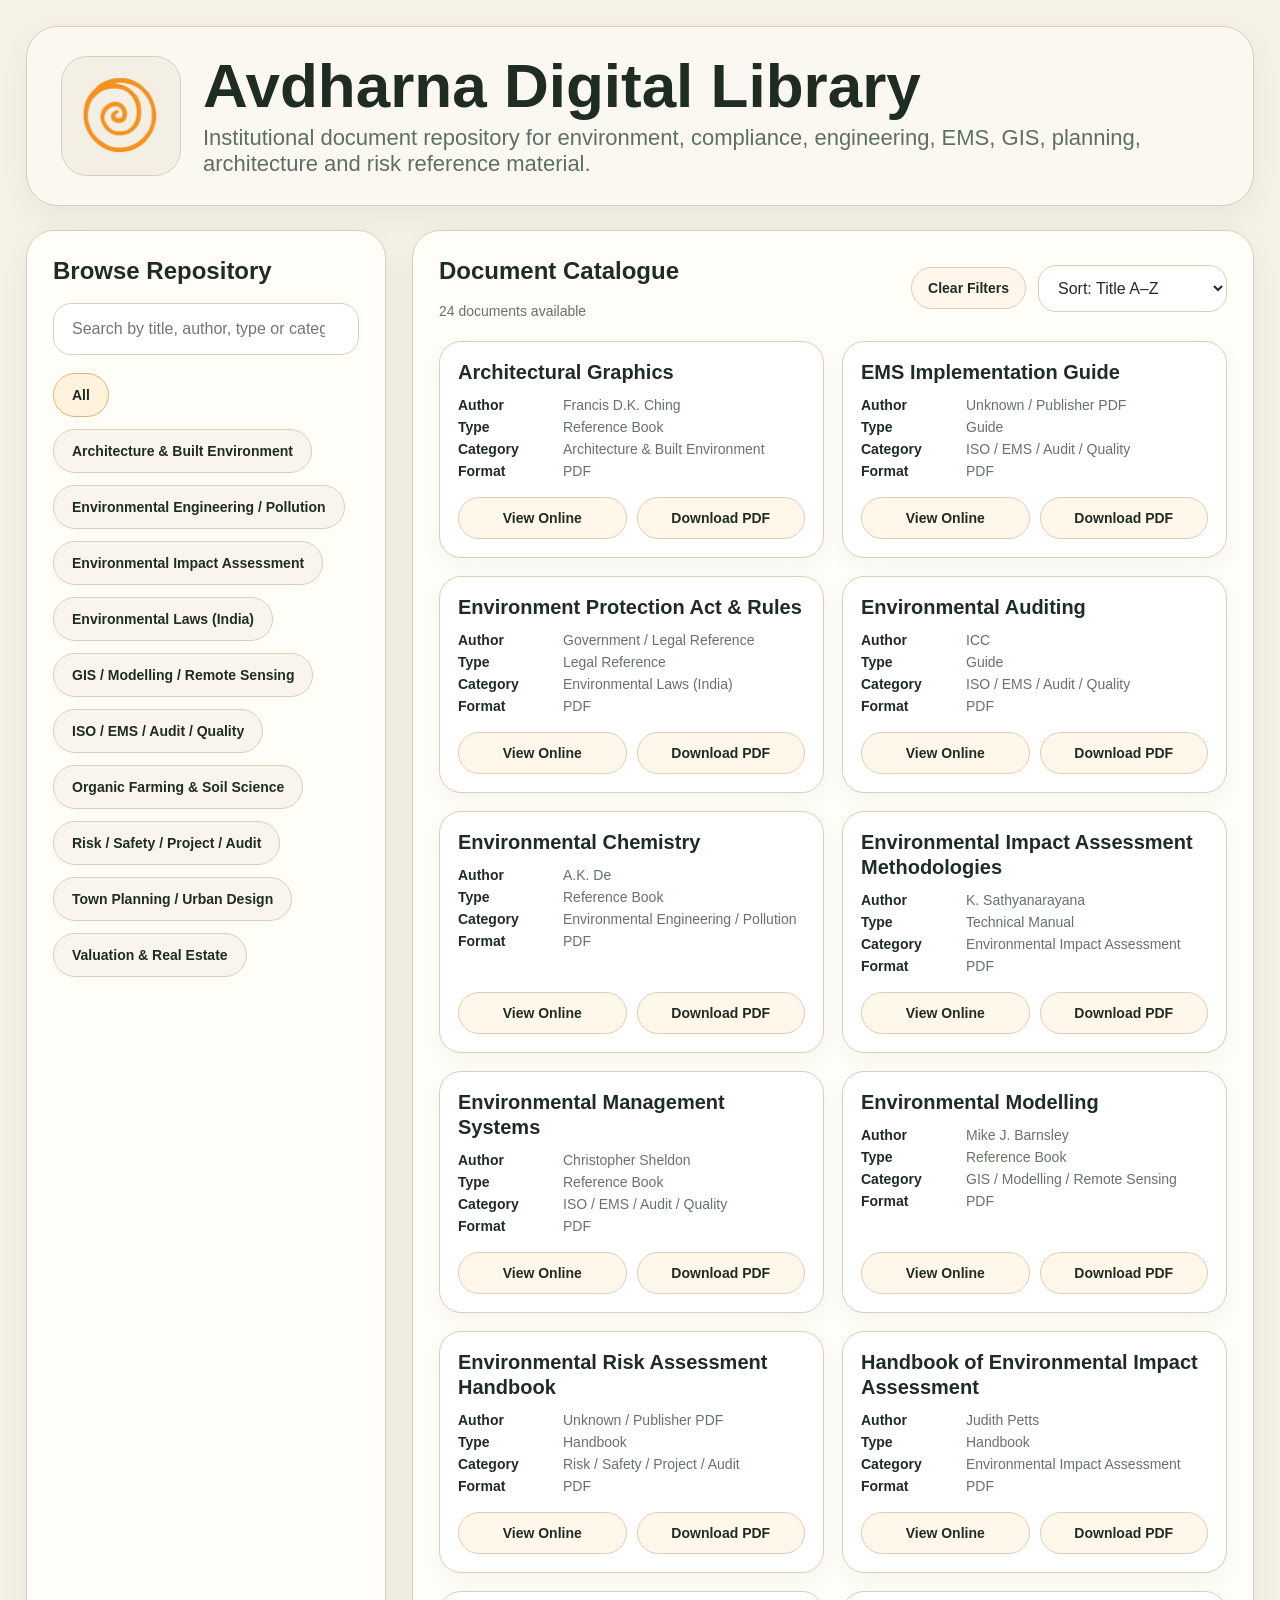
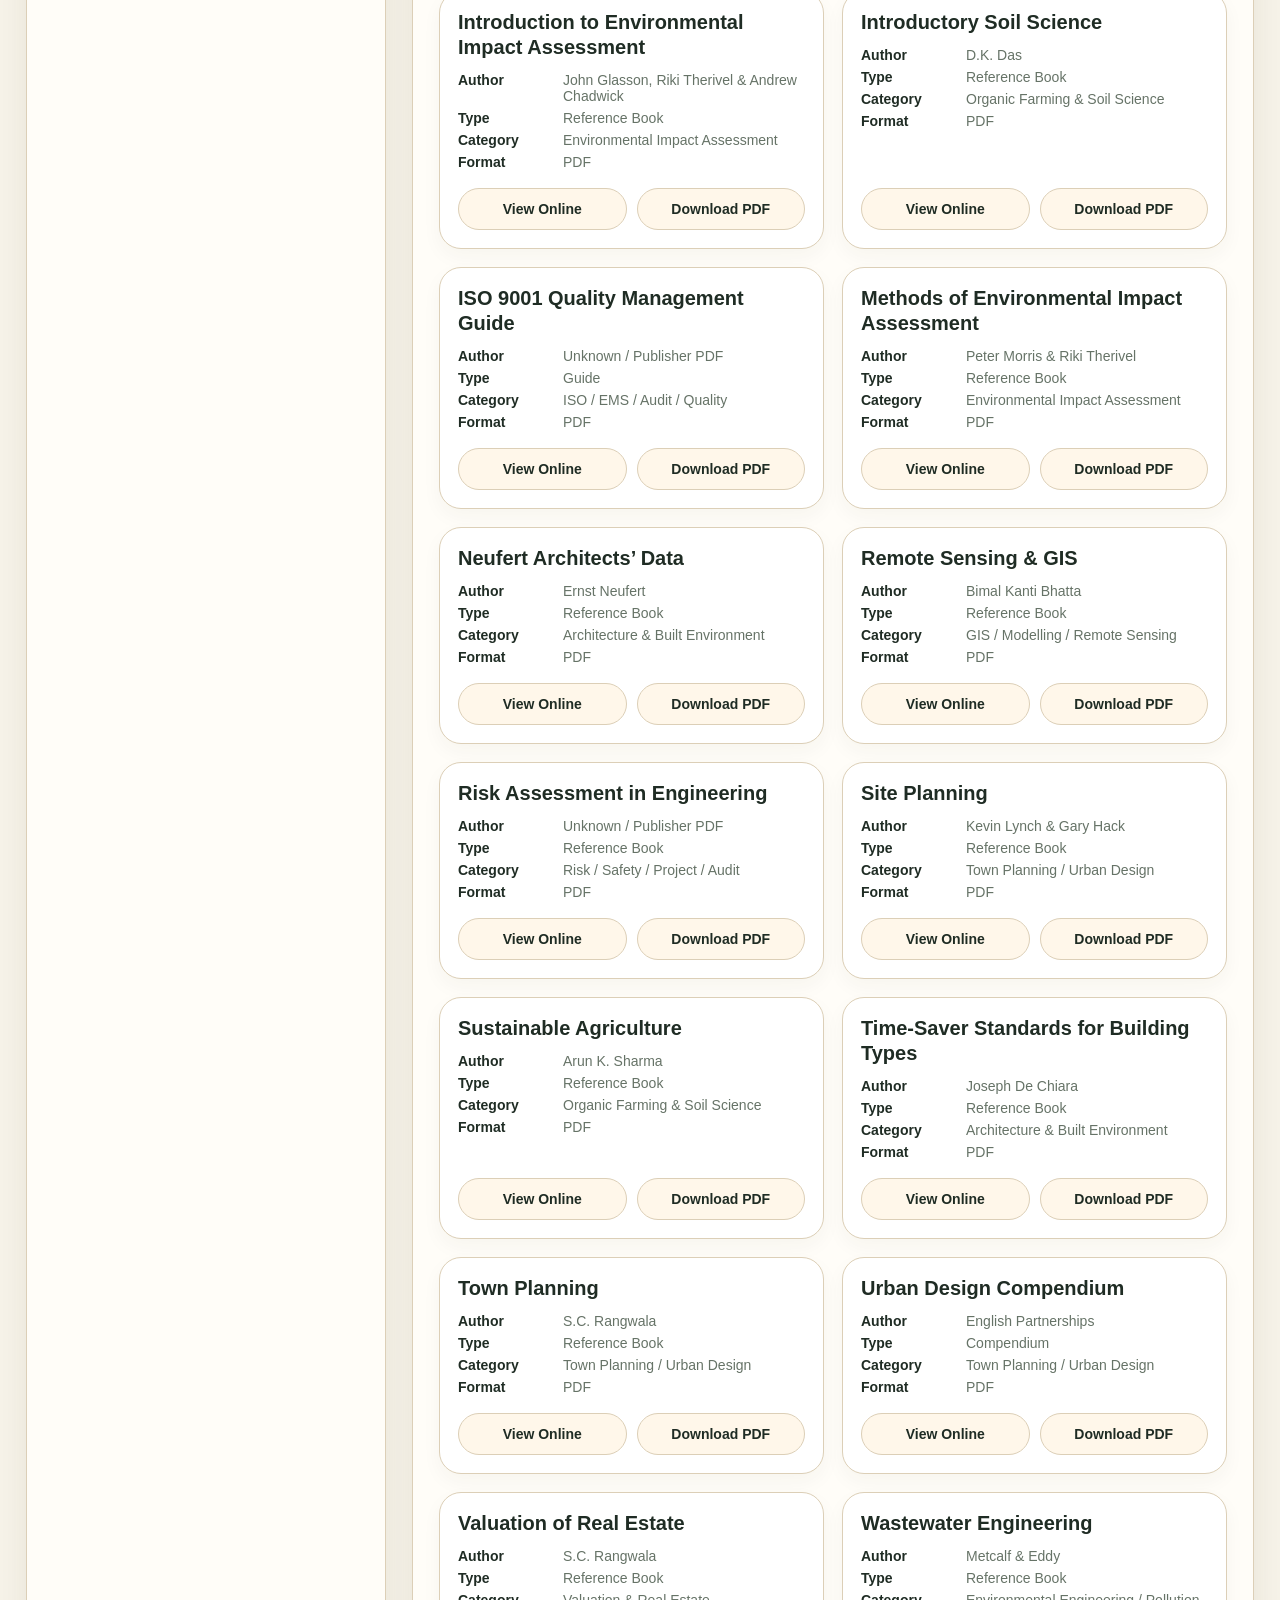
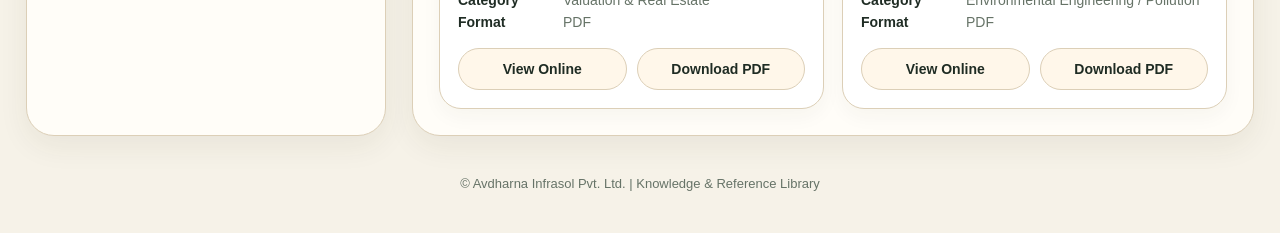
<file: index.html>
<!DOCTYPE html>
<html lang="en">
<head>
  <meta charset="UTF-8" />
  <meta http-equiv="refresh" content="0; url=/library/" />
  <title>Avdharna Digital Library</title>
  <link rel="icon" type="image/png" href="library/assets/favicon.png" />
</head>
<body></body>
</html>
</file>
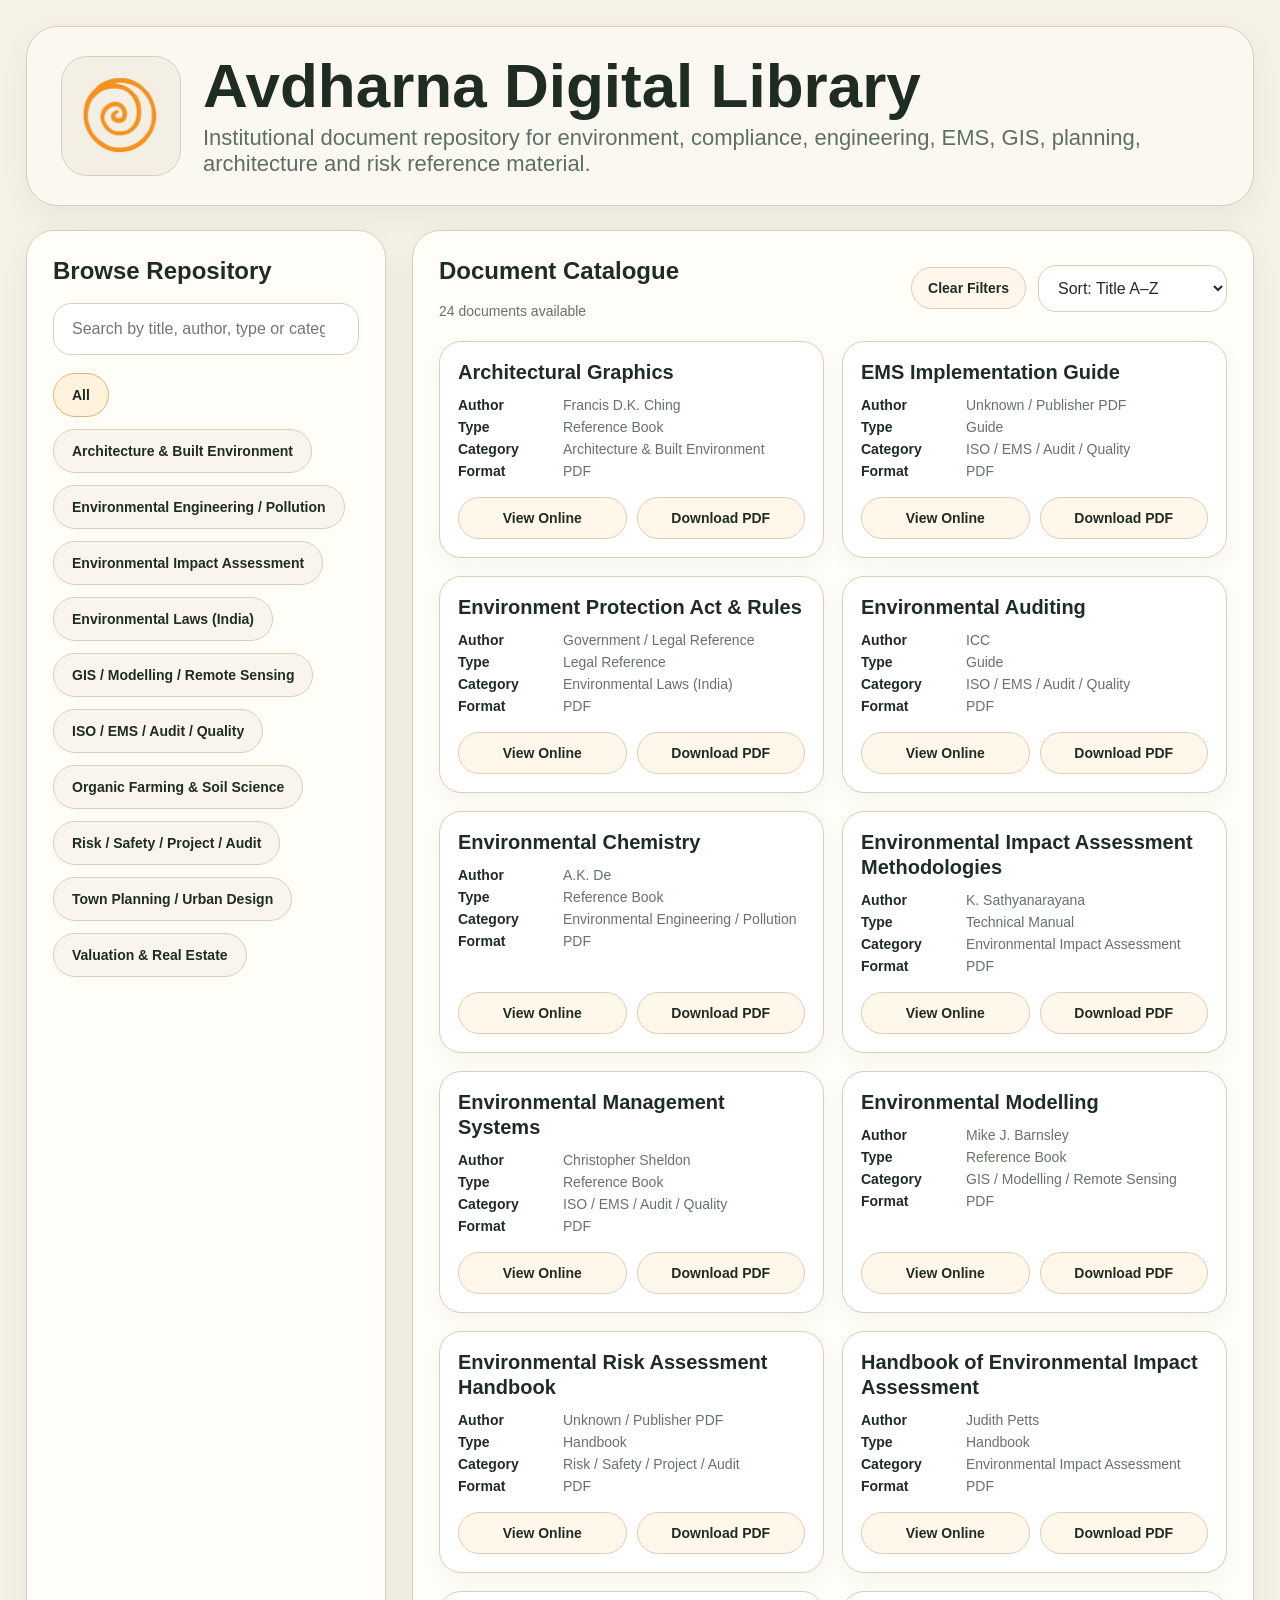
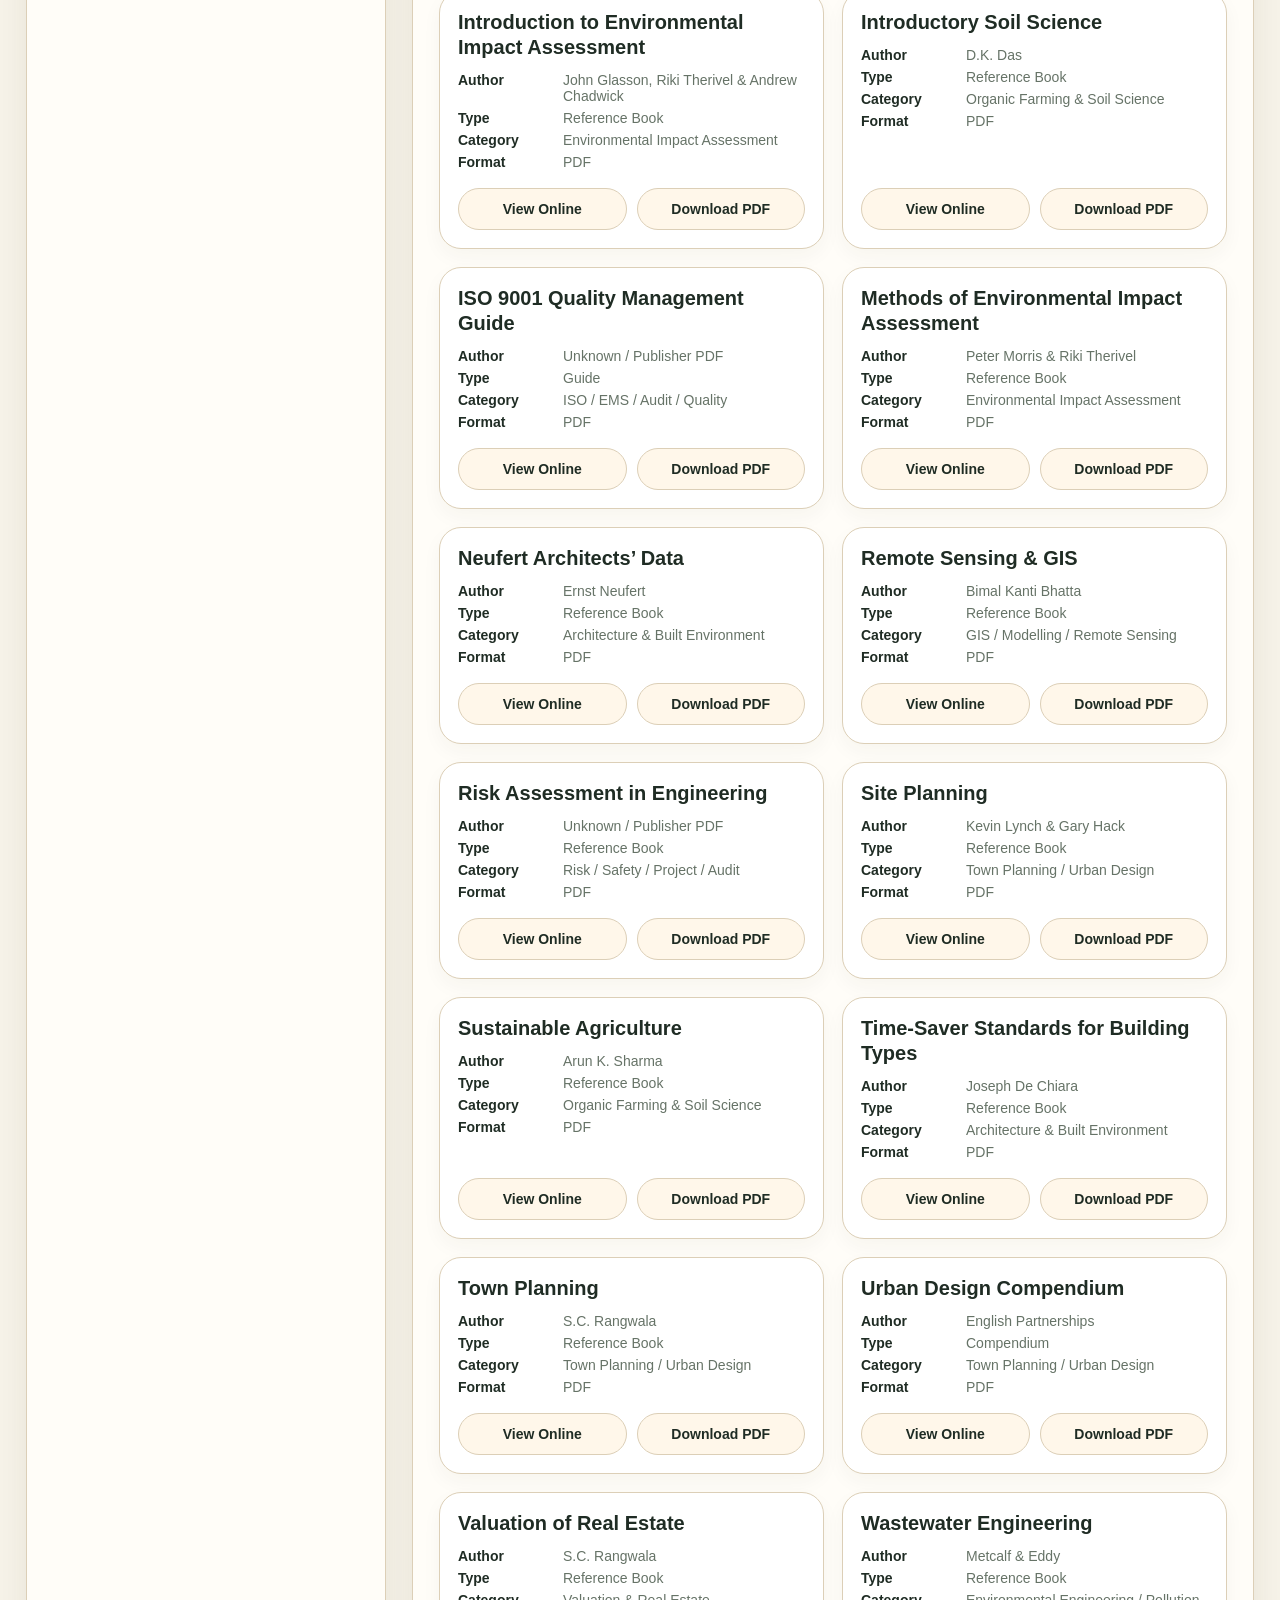
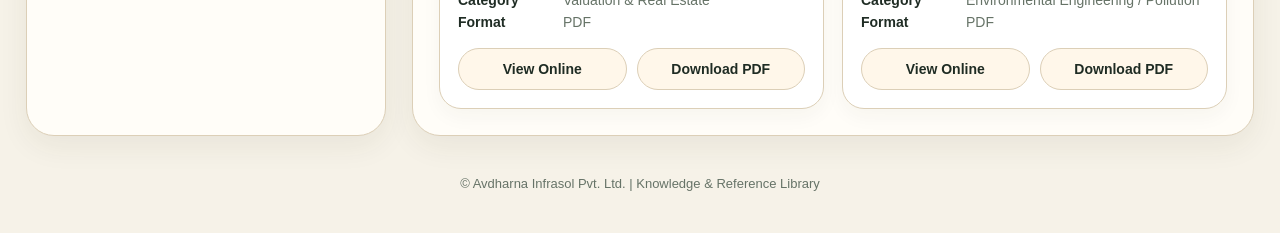
<file: library/index.html>
<!DOCTYPE html>
<html lang="en">
<head>
  <meta charset="UTF-8" />
  <meta name="viewport" content="width=device-width, initial-scale=1.0" />
  <title>Avdharna Digital Library</title>
  <link rel="icon" type="image/png" href="assets/favicon.png" />
  <style>
    :root{
      --bg:#f6f2e8;
      --panel:#fbf8f1;
      --card:#fffdf8;
      --line:#dccfb7;
      --text:#1f2c24;
      --muted:#667367;
      --accent:#d98f1e;
      --accent-soft:#fff3dd;
      --shadow:0 10px 30px rgba(50,50,30,.07);
    }
    *{box-sizing:border-box}
    html,body{margin:0;padding:0}
    body{font-family:Arial,Helvetica,sans-serif;background:var(--bg);color:var(--text)}
    .page{padding:26px}
    .hero{
      display:flex;gap:22px;align-items:center;background:var(--panel);
      border:1px solid var(--line);border-radius:32px;padding:28px 34px;box-shadow:var(--shadow)
    }
    .hero img{width:120px;height:120px;object-fit:contain;border:1px solid var(--line);border-radius:26px;padding:14px;background:#f4efe5}
    h1{margin:0 0 8px;font-size: clamp(36px,5vw,62px);line-height:1}
    .subtitle{margin:0;color:#5d6f65;font-size:clamp(16px,2vw,22px)}
    .layout{display:grid;grid-template-columns:360px 1fr;gap:26px;margin-top:24px}
    .panel{background:var(--card);border:1px solid var(--line);border-radius:28px;box-shadow:var(--shadow)}
    .sidebar{padding:26px}
    .sidebar h2,.content-head h2{margin:0 0 18px;font-size:24px}
    .search{
      width:100%;padding:16px 18px;border-radius:18px;border:1px solid var(--line);
      background:white;font-size:16px;color:var(--text);outline:none
    }
    .category-list{display:flex;flex-wrap:wrap;gap:12px;margin-top:18px}
    .chip{
      border:1px solid var(--line);background:#f9f5ec;color:var(--text);border-radius:999px;
      padding:13px 18px;font-size:14px;cursor:pointer;transition:.2s;font-weight:600
    }
    .chip:hover{transform:translateY(-1px);background:#f4ecdd}
    .chip.active{background:var(--accent-soft);border-color:#e0b56d}
    .content{padding:26px}
    .content-head{display:flex;align-items:center;gap:14px;justify-content:space-between;flex-wrap:wrap}
    .content-head-right{display:flex;align-items:center;gap:12px;flex-wrap:wrap}
    .btn{
      border:1px solid var(--line);background:#fff7ea;color:var(--text);border-radius:999px;
      padding:12px 16px;font-size:14px;font-weight:700;cursor:pointer;text-decoration:none;display:inline-flex;align-items:center;justify-content:center
    }
    .btn:hover{background:#f0e6d4}
    .sort{
      border:1px solid var(--line);background:white;border-radius:18px;padding:13px 15px;font-size:16px;color:var(--text)
    }
    .meta{margin-top:10px;color:var(--muted);font-size:14px}
    .grid{display:grid;grid-template-columns:repeat(auto-fill,minmax(300px,1fr));gap:18px;margin-top:22px}
    .doc{
      background:white;border:1px solid var(--line);border-radius:22px;padding:18px;display:flex;flex-direction:column;gap:12px;box-shadow:0 8px 20px rgba(40,40,20,.04)
    }
    .doc-title{font-size:20px;line-height:1.25;font-weight:800;margin:0}
    .doc-meta{display:grid;grid-template-columns:95px 1fr;gap:6px 10px;font-size:14px;color:var(--muted)}
    .doc-meta strong{color:var(--text);font-weight:700}
    .actions{display:flex;gap:10px;flex-wrap:wrap;margin-top:auto;padding-top:6px}
    .actions a{flex:1 1 140px}
    .empty{margin-top:20px;padding:26px;border:1px dashed var(--line);border-radius:22px;color:var(--muted);background:#fffdf9}
    .footer{margin-top:24px;padding:16px 6px;color:var(--muted);font-size:13px;text-align:center}
    @media (max-width: 980px){
      .layout{grid-template-columns:1fr}
      .hero{padding:22px}
      .hero img{width:88px;height:88px}
      h1{font-size:42px}
    }
  </style>
</head>
<body>
  <div class="page">
    <section class="hero">
      <img src="assets/logo.png" alt="Avdharna logo" />
      <div>
        <h1>Avdharna Digital Library</h1>
        <p class="subtitle">Institutional document repository for environment, compliance, engineering, EMS, GIS, planning, architecture and risk reference material.</p>
      </div>
    </section>

    <section class="layout">
      <aside class="panel sidebar">
        <h2>Browse Repository</h2>
        <input id="searchInput" class="search" type="search" placeholder="Search by title, author, type or category..." />
        <div class="category-list" id="categoryList"></div>
      </aside>

      <main class="panel content">
        <div class="content-head">
          <div>
            <h2>Document Catalogue</h2>
            <div class="meta"><span id="docCount"></span> documents available</div>
          </div>
          <div class="content-head-right">
            <button id="clearFiltersBtn" class="btn" type="button">Clear Filters</button>
            <select id="sortSelect" class="sort">
              <option value="title-asc">Sort: Title A–Z</option>
              <option value="title-desc">Sort: Title Z–A</option>
              <option value="author-asc">Sort: Author A–Z</option>
              <option value="category-asc">Sort: Category A–Z</option>
            </select>
          </div>
        </div>

        <div id="grid" class="grid"></div>
        <div id="emptyState" class="empty" hidden>No documents found. Try another search or clear filters.</div>
      </main>
    </section>

    <div class="footer">© Avdharna Infrasol Pvt. Ltd. | Knowledge & Reference Library</div>
  </div>

  <script>
    const DOCS = [{"title": "Environmental Impact Assessment Methodologies", "author": "K. Sathyanarayana", "type": "Technical Manual", "category": "Environmental Impact Assessment", "file": "pdfs/Environmental Impact Assessment Methodologies.pdf"}, {"title": "Methods of Environmental Impact Assessment", "author": "Peter Morris & Riki Therivel", "type": "Reference Book", "category": "Environmental Impact Assessment", "file": "pdfs/Environmental Assessment – Morris & Therivel.pdf"}, {"title": "Handbook of Environmental Impact Assessment", "author": "Judith Petts", "type": "Handbook", "category": "Environmental Impact Assessment", "file": "pdfs/Handbook of Environmental Impact Assessment – Judith Petts.pdf"}, {"title": "Introduction to Environmental Impact Assessment", "author": "John Glasson, Riki Therivel & Andrew Chadwick", "type": "Reference Book", "category": "Environmental Impact Assessment", "file": "pdfs/Introduction to Environmental Impact Assessment – Glasson, Therivel, Chadwick.pdf"}, {"title": "Environmental Chemistry", "author": "A.K. De", "type": "Reference Book", "category": "Environmental Engineering / Pollution", "file": "pdfs/Environmental Chemistry – A.K. De.pdf"}, {"title": "Wastewater Engineering", "author": "Metcalf & Eddy", "type": "Reference Book", "category": "Environmental Engineering / Pollution", "file": "pdfs/Wastewater Engineering – Metcalf & Eddy.pdf"}, {"title": "Environmental Management Systems", "author": "Christopher Sheldon", "type": "Reference Book", "category": "ISO / EMS / Audit / Quality", "file": "pdfs/Environmental Management Systems – Christopher Sheldon.pdf"}, {"title": "Environmental Auditing", "author": "ICC", "type": "Guide", "category": "ISO / EMS / Audit / Quality", "file": "pdfs/Environmental Auditing – ICC Guide.pdf"}, {"title": "ISO 9001 Quality Management Guide", "author": "Unknown / Publisher PDF", "type": "Guide", "category": "ISO / EMS / Audit / Quality", "file": "pdfs/ISO 9001Quality Management Guide.pdf"}, {"title": "EMS Implementation Guide", "author": "Unknown / Publisher PDF", "type": "Guide", "category": "ISO / EMS / Audit / Quality", "file": "pdfs/EMS Implementation Guide.pdf"}, {"title": "Environment Protection Act & Rules", "author": "Government / Legal Reference", "type": "Legal Reference", "category": "Environmental Laws (India)", "file": "pdfs/Environment Protection Act & Rules.pdf"}, {"title": "Remote Sensing & GIS", "author": "Bimal Kanti Bhatta", "type": "Reference Book", "category": "GIS / Modelling / Remote Sensing", "file": "pdfs/Remote Sensing & GIS – Bhatta.pdf"}, {"title": "Environmental Modelling", "author": "Mike J. Barnsley", "type": "Reference Book", "category": "GIS / Modelling / Remote Sensing", "file": "pdfs/Environmental Modelling – Mike J. Barnsley.pdf"}, {"title": "Environmental Risk Assessment Handbook", "author": "Unknown / Publisher PDF", "type": "Handbook", "category": "Risk / Safety / Project / Audit", "file": "pdfs/Environmental Risk Assessment Handbook.pdf"}, {"title": "Risk Assessment in Engineering", "author": "Unknown / Publisher PDF", "type": "Reference Book", "category": "Risk / Safety / Project / Audit", "file": "pdfs/Risk Assessment in Engineering.pdf"}, {"title": "Sustainable Agriculture", "author": "Arun K. Sharma", "type": "Reference Book", "category": "Organic Farming & Soil Science", "file": "pdfs/Sustainable Agriculture – Arun K. Sharma.pdf"}, {"title": "Introductory Soil Science", "author": "D.K. Das", "type": "Reference Book", "category": "Organic Farming & Soil Science", "file": "pdfs/Introductory Soil Science – D.K. Das.pdf"}, {"title": "Valuation of Real Estate", "author": "S.C. Rangwala", "type": "Reference Book", "category": "Valuation & Real Estate", "file": "pdfs/Valuation of Real Estate – S.C. Rangwala.pdf"}, {"title": "Town Planning", "author": "S.C. Rangwala", "type": "Reference Book", "category": "Town Planning / Urban Design", "file": "pdfs/Town Planning – Rangwala.pdf"}, {"title": "Site Planning", "author": "Kevin Lynch & Gary Hack", "type": "Reference Book", "category": "Town Planning / Urban Design", "file": "pdfs/Site Planning – Kevin Lynch & Gary Hack.pdf"}, {"title": "Urban Design Compendium", "author": "English Partnerships", "type": "Compendium", "category": "Town Planning / Urban Design", "file": "pdfs/Urban Design Compendium – English Partnerships.pdf"}, {"title": "Neufert Architects’ Data", "author": "Ernst Neufert", "type": "Reference Book", "category": "Architecture & Built Environment", "file": "pdfs/Neufert Architects’ Data – Ernst Neufert.pdf"}, {"title": "Time-Saver Standards for Building Types", "author": "Joseph De Chiara", "type": "Reference Book", "category": "Architecture & Built Environment", "file": "pdfs/Time-Saver Standards for Building Types – Joseph De Chiara.pdf"}, {"title": "Architectural Graphics", "author": "Francis D.K. Ching", "type": "Reference Book", "category": "Architecture & Built Environment", "file": "pdfs/Architectural Graphics – Francis D.K. Ching.pdf"}];
    const state = {
      search: "",
      category: "All",
      sort: "title-asc"
    };

    const $ = (id) => document.getElementById(id);
    const grid = $("grid");
    const emptyState = $("emptyState");
    const searchInput = $("searchInput");
    const sortSelect = $("sortSelect");
    const categoryList = $("categoryList");
    const clearFiltersBtn = $("clearFiltersBtn");
    const docCount = $("docCount");

    const categories = ["All", ...Array.from(new Set(DOCS.map(d => d.category))).sort((a,b)=>a.localeCompare(b))];

    function renderCategories() {
      categoryList.innerHTML = "";
      categories.forEach(cat => {
        const btn = document.createElement("button");
        btn.type = "button";
        btn.className = "chip" + (state.category === cat ? " active" : "");
        btn.textContent = cat;
        btn.addEventListener("click", () => {
          state.category = cat;
          render();
        });
        categoryList.appendChild(btn);
      });
    }

    function applyFilters() {
      let items = DOCS.filter(doc => {
        const q = state.search.trim().toLowerCase();
        const hay = [doc.title, doc.author, doc.type, doc.category].join(" ").toLowerCase();
        const matchesSearch = !q || hay.includes(q);
        const matchesCategory = state.category === "All" || doc.category === state.category;
        return matchesSearch && matchesCategory;
      });

      switch(state.sort) {
        case "title-desc":
          items.sort((a,b)=>b.title.localeCompare(a.title)); break;
        case "author-asc":
          items.sort((a,b)=>a.author.localeCompare(b.author)); break;
        case "category-asc":
          items.sort((a,b)=>a.category.localeCompare(b.category) || a.title.localeCompare(b.title)); break;
        default:
          items.sort((a,b)=>a.title.localeCompare(b.title));
      }
      return items;
    }

    function render() {
      renderCategories();
      const items = applyFilters();
      docCount.textContent = items.length;

      if (!items.length) {
        grid.innerHTML = "";
        emptyState.hidden = false;
        return;
      }

      emptyState.hidden = true;
      grid.innerHTML = items.map(doc => `
        <article class="doc">
          <h3 class="doc-title">${doc.title}</h3>
          <div class="doc-meta">
            <strong>Author</strong><span>${doc.author}</span>
            <strong>Type</strong><span>${doc.type}</span>
            <strong>Category</strong><span>${doc.category}</span>
            <strong>Format</strong><span>PDF</span>
          </div>
          <div class="actions">
            <a class="btn" href="viewer.html?file=${encodeURIComponent(doc.file)}" target="_blank" rel="noopener">View Online</a>
            <a class="btn" href="${doc.file}" download>Download PDF</a>
          </div>
        </article>
      `).join("");
    }

    searchInput.addEventListener("input", (e) => {
      state.search = e.target.value;
      render();
    });

    sortSelect.addEventListener("change", (e) => {
      state.sort = e.target.value;
      render();
    });

    clearFiltersBtn.addEventListener("click", () => {
      state.search = "";
      state.category = "All";
      state.sort = "title-asc";
      searchInput.value = "";
      sortSelect.value = "title-asc";
      render();
    });

    render();
  </script>
</body>
</html>
</file>
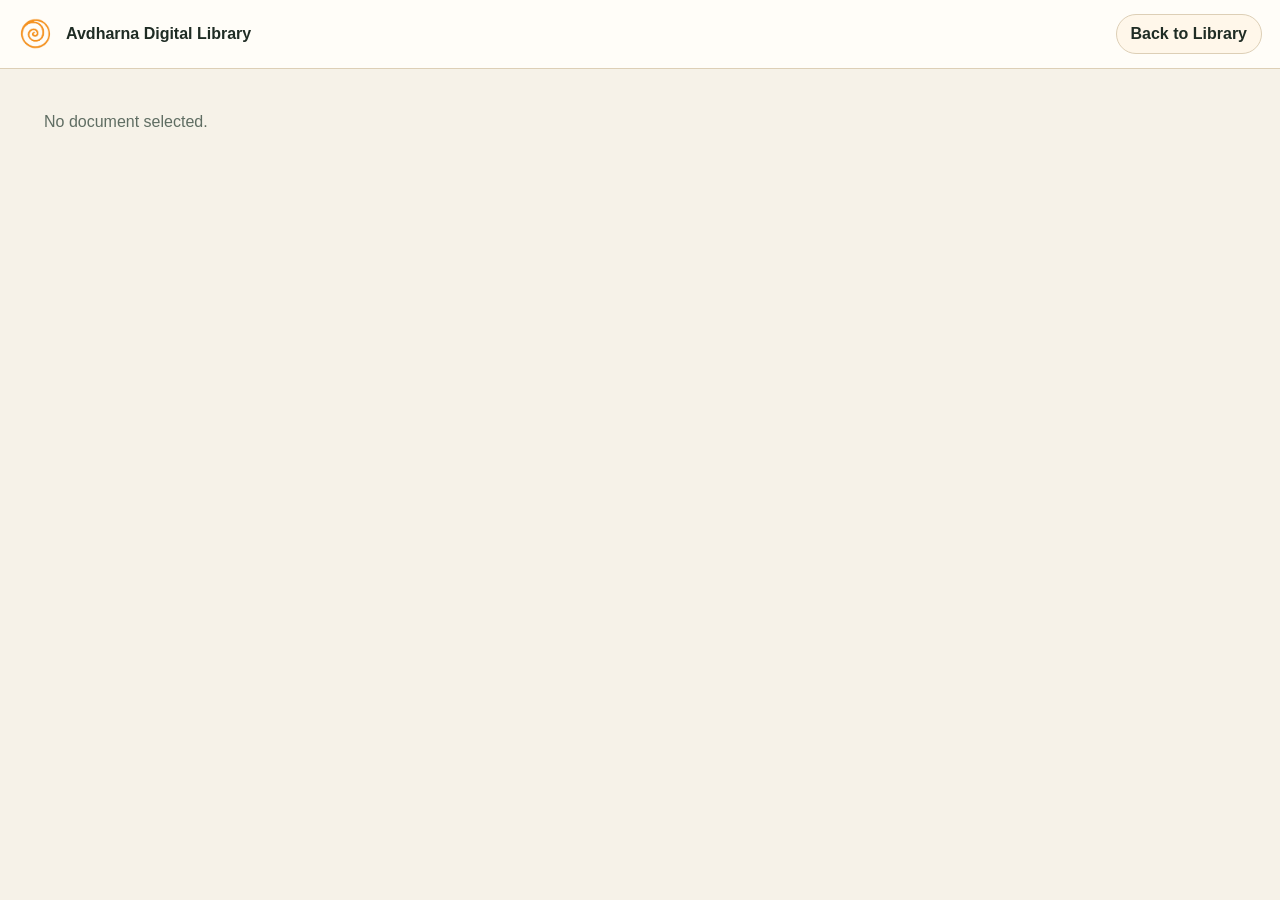
<file: library/viewer.html>
<!DOCTYPE html>
<html lang="en">
<head>
  <meta charset="UTF-8" />
  <meta name="viewport" content="width=device-width, initial-scale=1.0" />
  <title>Document Viewer | Avdharna Digital Library</title>
  <link rel="icon" type="image/png" href="assets/favicon.png" />
  <style>
    :root{
      --bg:#f6f2e8;
      --panel:#fffdf8;
      --line:#ddcfb6;
      --text:#1f2c24;
      --muted:#5f6d62;
      --accent:#d98f1e;
    }
    *{box-sizing:border-box}
    body{margin:0;font-family:Arial,Helvetica,sans-serif;background:var(--bg);color:var(--text)}
    .topbar{
      display:flex;align-items:center;gap:12px;padding:14px 18px;
      border-bottom:1px solid var(--line);background:var(--panel);position:sticky;top:0;z-index:5
    }
    .topbar img{width:36px;height:36px;object-fit:contain}
    .topbar a{
      margin-left:auto;text-decoration:none;color:var(--text);
      border:1px solid var(--line);padding:10px 14px;border-radius:999px;background:#fff7ea;font-weight:600
    }
    .frame-wrap{height:calc(100vh - 70px);padding:14px}
    iframe{width:100%;height:100%;border:1px solid var(--line);border-radius:16px;background:white}
    .msg{padding:30px;color:var(--muted)}
  </style>
</head>
<body>
  <div class="topbar">
    <img src="assets/logo.png" alt="Avdharna logo" />
    <strong>Avdharna Digital Library</strong>
    <a href="index.html">Back to Library</a>
  </div>
  <div class="frame-wrap" id="frameWrap"></div>
  <script>
    const params = new URLSearchParams(window.location.search);
    const file = params.get("file");
    const wrap = document.getElementById("frameWrap");
    if (!file) {
      wrap.innerHTML = '<div class="msg">No document selected.</div>';
    } else {
      const iframe = document.createElement("iframe");
      iframe.src = file;
      iframe.title = "PDF Viewer";
      wrap.appendChild(iframe);
    }
  </script>
</body>
</html>
</file>
